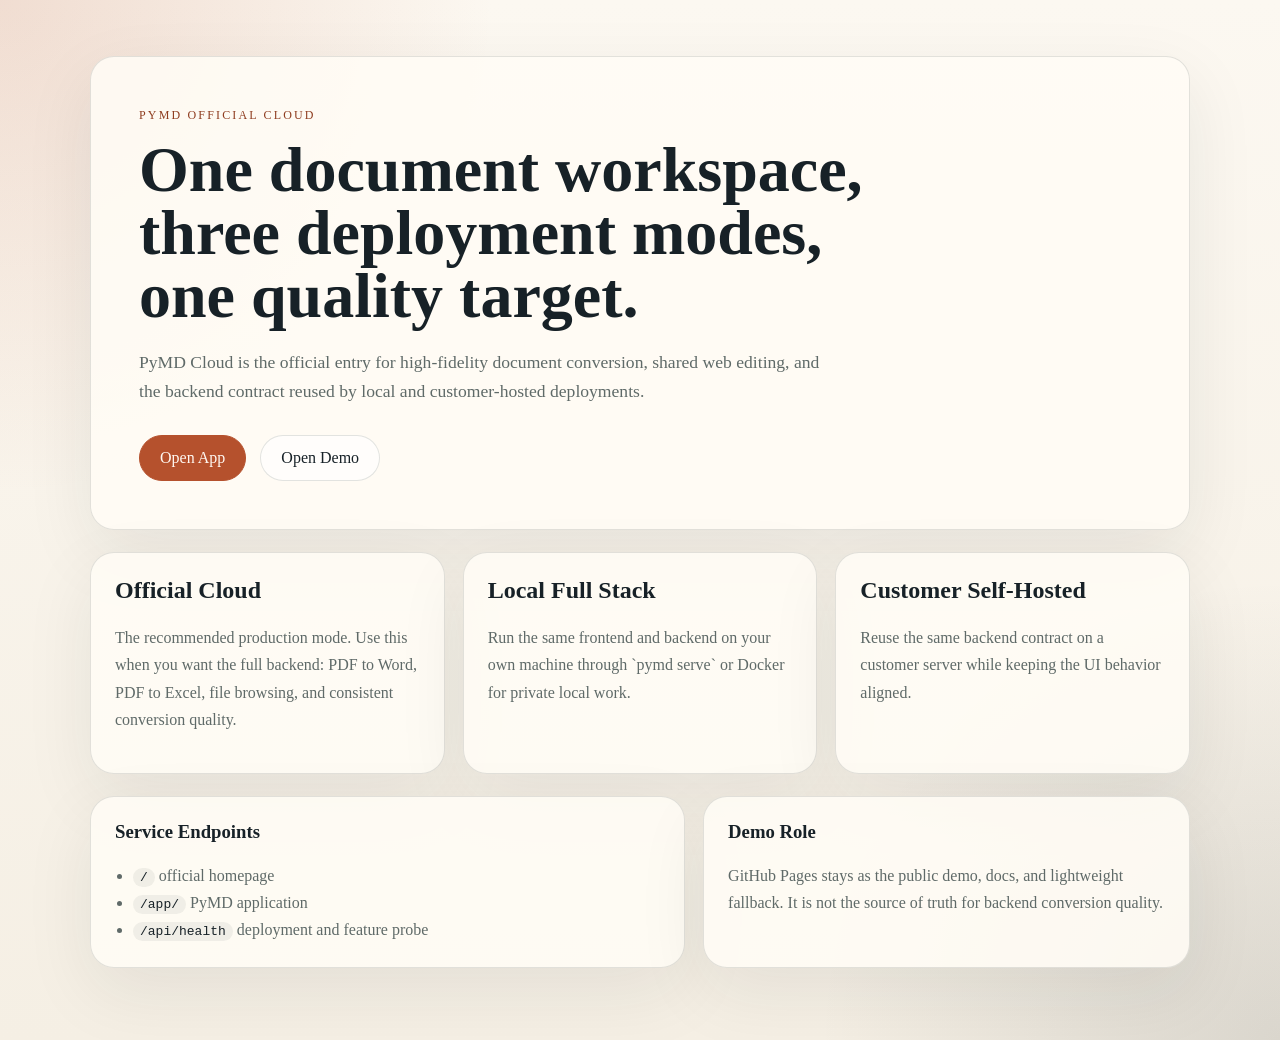
<file: deploy/dataflowxx/site/index.html>
<!DOCTYPE html>
<html lang="en">
<head>
  <meta charset="UTF-8">
  <meta name="viewport" content="width=device-width, initial-scale=1.0">
  <meta name="description" content="PyMD official cloud workspace and document conversion service">
  <title>PyMD Cloud</title>
  <link rel="stylesheet" href="site.css">
</head>
<body>
  <main class="shell">
    <section class="hero">
      <p class="eyebrow">PyMD Official Cloud</p>
      <h1>One document workspace, three deployment modes, one quality target.</h1>
      <p class="lede">
        PyMD Cloud is the official entry for high-fidelity document conversion,
        shared web editing, and the backend contract reused by local and customer-hosted deployments.
      </p>
      <div class="actions">
        <a class="btn primary" href="/app/">Open App</a>
        <a class="btn" href="https://yunquleonliu.github.io/PyMD/">Open Demo</a>
      </div>
    </section>

    <section class="grid">
      <article class="card">
        <h2>Official Cloud</h2>
        <p>
          The recommended production mode. Use this when you want the full backend:
          PDF to Word, PDF to Excel, file browsing, and consistent conversion quality.
        </p>
      </article>
      <article class="card">
        <h2>Local Full Stack</h2>
        <p>
          Run the same frontend and backend on your own machine through `pymd serve`
          or Docker for private local work.
        </p>
      </article>
      <article class="card">
        <h2>Customer Self-Hosted</h2>
        <p>
          Reuse the same backend contract on a customer server while keeping the UI behavior aligned.
        </p>
      </article>
    </section>

    <section class="info">
      <div class="info-card">
        <h3>Service Endpoints</h3>
        <ul>
          <li><code>/</code> official homepage</li>
          <li><code>/app/</code> PyMD application</li>
          <li><code>/api/health</code> deployment and feature probe</li>
        </ul>
      </div>
      <div class="info-card">
        <h3>Demo Role</h3>
        <p>
          GitHub Pages stays as the public demo, docs, and lightweight fallback.
          It is not the source of truth for backend conversion quality.
        </p>
      </div>
    </section>
  </main>
</body>
</html>
</file>
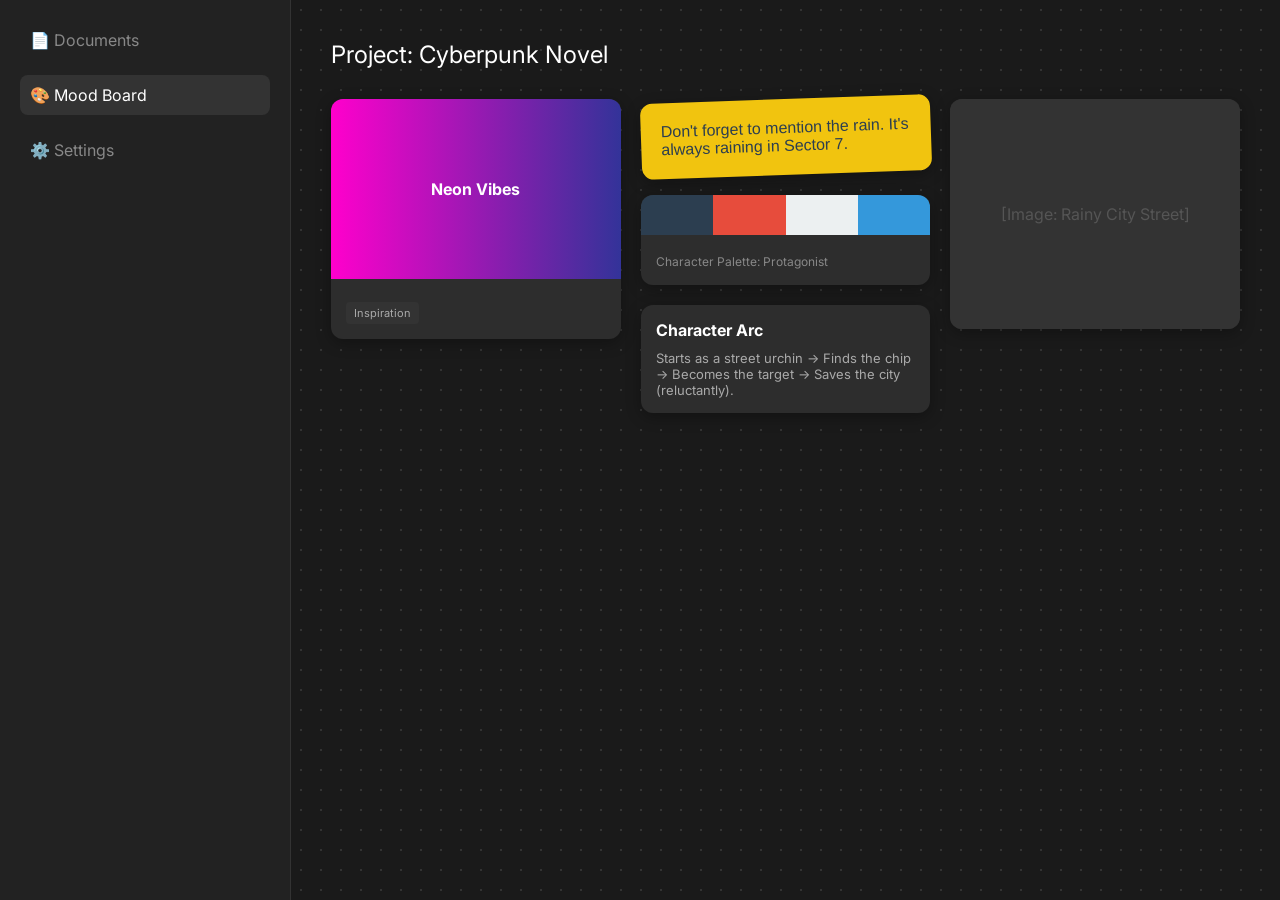
<file: prototypes/mood_board_concept.html>
<!DOCTYPE html>
<html lang="en">
<head>
    <meta charset="UTF-8">
    <meta name="viewport" content="width=device-width, initial-scale=1.0">
    <title>PyMD Mood Board Concept</title>
    <style>
        :root {
            --bg-color: #1a1a1a;
            --card-bg: #2d2d2d;
            --text-color: #e0e0e0;
        }
        body {
            font-family: 'Inter', sans-serif;
            background-color: var(--bg-color);
            color: var(--text-color);
            margin: 0;
            display: flex;
            height: 100vh;
            overflow: hidden;
        }
        .sidebar {
            width: 250px;
            background-color: #222;
            padding: 20px;
            border-right: 1px solid #333;
            display: flex;
            flex-direction: column;
            gap: 15px;
        }
        .nav-item {
            padding: 10px;
            border-radius: 8px;
            cursor: pointer;
            color: #888;
            transition: 0.2s;
        }
        .nav-item.active {
            background-color: #333;
            color: white;
        }
        .mood-board {
            flex: 1;
            padding: 40px;
            overflow-y: auto;
            background-image: radial-gradient(#333 1px, transparent 1px);
            background-size: 20px 20px;
        }
        .board-title {
            font-size: 24px;
            margin-bottom: 30px;
            color: #fff;
        }
        .masonry {
            column-count: 3;
            column-gap: 20px;
        }
        .item {
            background-color: var(--card-bg);
            border-radius: 12px;
            margin-bottom: 20px;
            break-inside: avoid;
            overflow: hidden;
            box-shadow: 0 4px 15px rgba(0,0,0,0.3);
            position: relative;
            transition: transform 0.2s;
        }
        .item:hover {
            transform: translateY(-5px);
            z-index: 10;
        }
        .item img {
            width: 100%;
            display: block;
        }
        .item-content {
            padding: 15px;
        }
        .color-palette {
            display: flex;
            height: 40px;
        }
        .color {
            flex: 1;
        }
        .sticky-note {
            background-color: #f1c40f;
            color: #2c3e50;
            padding: 20px;
            font-family: 'Comic Sans MS', cursive, sans-serif;
            transform: rotate(-2deg);
        }
        .tag {
            display: inline-block;
            background: #333;
            padding: 4px 8px;
            border-radius: 4px;
            font-size: 11px;
            margin-top: 8px;
            color: #aaa;
        }
    </style>
    <link href="https://fonts.googleapis.com/css2?family=Inter:wght@300;400;600&display=swap" rel="stylesheet">
</head>
<body>
    <div class="sidebar">
        <div class="nav-item">📄 Documents</div>
        <div class="nav-item active">🎨 Mood Board</div>
        <div class="nav-item">⚙️ Settings</div>
    </div>
    
    <div class="mood-board">
        <div class="board-title">Project: Cyberpunk Novel</div>
        
        <div class="masonry">
            <div class="item">
                <div class="item-content" style="background: linear-gradient(to right, #ff00cc, #333399); height: 150px; display: flex; align-items: center; justify-content: center; color: white; font-weight: bold;">
                    Neon Vibes
                </div>
                <div class="item-content">
                    <div class="tag">Inspiration</div>
                </div>
            </div>

            <div class="item sticky-note">
                Don't forget to mention the rain. It's always raining in Sector 7.
            </div>

            <div class="item">
                <div class="color-palette">
                    <div class="color" style="background: #2c3e50"></div>
                    <div class="color" style="background: #e74c3c"></div>
                    <div class="color" style="background: #ecf0f1"></div>
                    <div class="color" style="background: #3498db"></div>
                </div>
                <div class="item-content">
                    <span style="font-size: 12px; color: #888;">Character Palette: Protagonist</span>
                </div>
            </div>

            <div class="item">
                <div class="item-content">
                    <h4 style="margin: 0 0 10px 0; color: white;">Character Arc</h4>
                    <p style="font-size: 13px; color: #aaa; margin: 0;">Starts as a street urchin -> Finds the chip -> Becomes the target -> Saves the city (reluctantly).</p>
                </div>
            </div>
            
            <div class="item">
                 <div class="item-content" style="background: #333; height: 200px; display: flex; align-items: center; justify-content: center; color: #555;">
                    [Image: Rainy City Street]
                </div>
            </div>
        </div>
    </div>
</body>
</html>
</file>
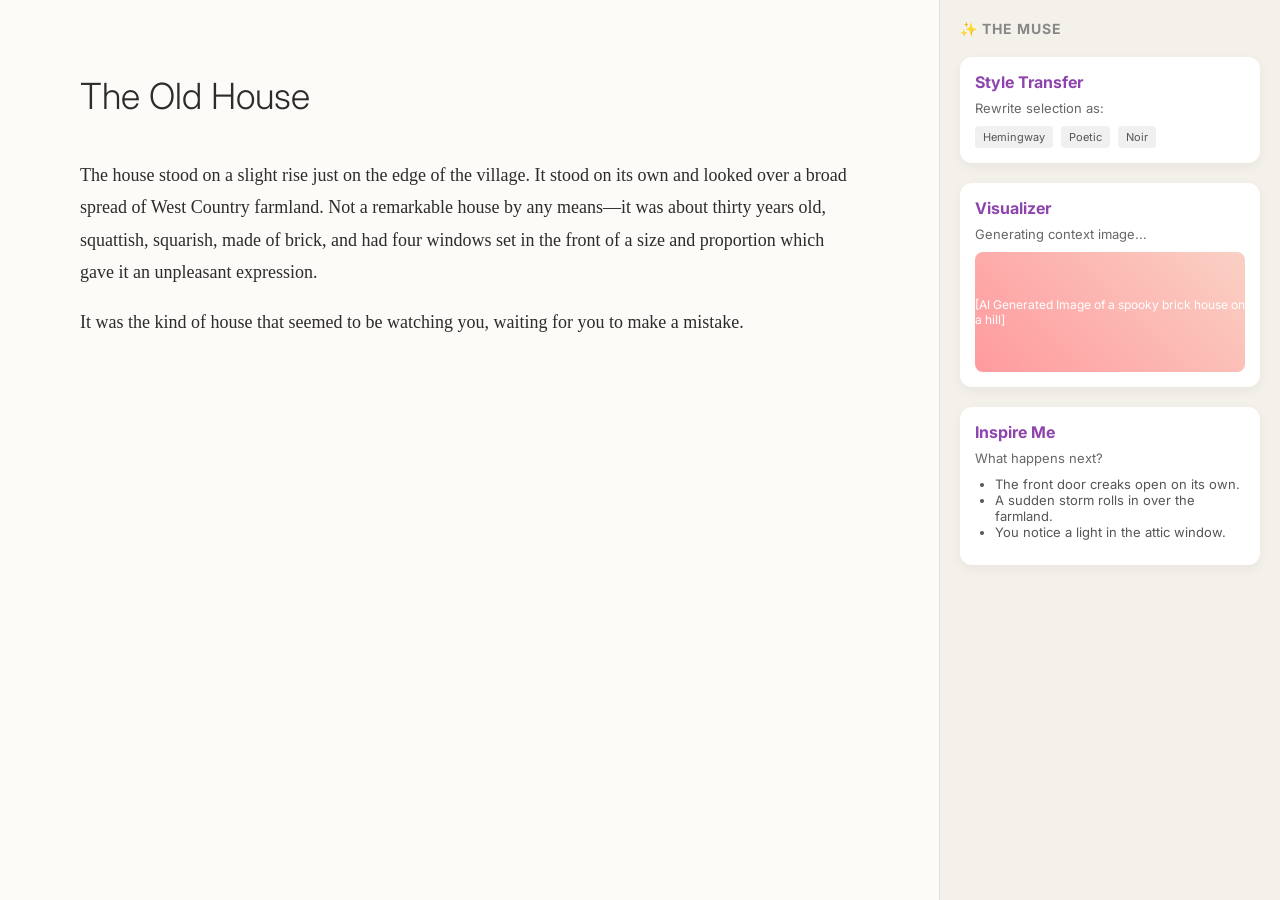
<file: prototypes/muse_concept.html>
<!DOCTYPE html>
<html lang="en">
<head>
    <meta charset="UTF-8">
    <meta name="viewport" content="width=device-width, initial-scale=1.0">
    <title>PyMD Muse Concept</title>
    <style>
        :root {
            --bg-color: #fdfbf7;
            --text-color: #2c2c2c;
            --accent-color: #8e44ad;
            --sidebar-bg: #f4f1ea;
        }
        body {
            font-family: 'Georgia', serif;
            background-color: var(--bg-color);
            color: var(--text-color);
            margin: 0;
            display: flex;
            height: 100vh;
        }
        .editor {
            flex: 1;
            padding: 40px 80px;
            font-size: 18px;
            line-height: 1.8;
            outline: none;
            overflow-y: auto;
        }
        .muse-sidebar {
            width: 300px;
            background-color: var(--sidebar-bg);
            padding: 20px;
            border-left: 1px solid #e0e0e0;
            display: flex;
            flex-direction: column;
            gap: 20px;
            font-family: 'Inter', sans-serif;
        }
        .muse-header {
            font-size: 14px;
            text-transform: uppercase;
            letter-spacing: 1px;
            color: #888;
            font-weight: bold;
            display: flex;
            align-items: center;
            gap: 8px;
        }
        .muse-card {
            background: white;
            padding: 15px;
            border-radius: 12px;
            box-shadow: 0 4px 12px rgba(0,0,0,0.05);
            transition: transform 0.2s;
            cursor: pointer;
        }
        .muse-card:hover {
            transform: translateY(-2px);
            box-shadow: 0 6px 16px rgba(0,0,0,0.08);
        }
        .muse-card h3 {
            margin: 0 0 8px 0;
            font-size: 16px;
            color: var(--accent-color);
        }
        .muse-card p {
            margin: 0;
            font-size: 13px;
            color: #666;
        }
        .style-options {
            display: flex;
            gap: 8px;
            margin-top: 10px;
        }
        .style-tag {
            background: #f0f0f0;
            padding: 4px 8px;
            border-radius: 4px;
            font-size: 11px;
            color: #555;
        }
        .visualizer-preview {
            width: 100%;
            height: 120px;
            background: linear-gradient(45deg, #ff9a9e 0%, #fad0c4 99%, #fad0c4 100%);
            border-radius: 8px;
            margin-top: 10px;
            display: flex;
            align-items: center;
            justify-content: center;
            color: white;
            font-size: 12px;
        }
        h1 { font-family: 'Inter', sans-serif; font-weight: 300; margin-bottom: 30px; }
    </style>
    <link href="https://fonts.googleapis.com/css2?family=Inter:wght@300;400;600&display=swap" rel="stylesheet">
</head>
<body>
    <div class="editor" contenteditable="true">
        <h1>The Old House</h1>
        <p>The house stood on a slight rise just on the edge of the village. It stood on its own and looked over a broad spread of West Country farmland. Not a remarkable house by any means—it was about thirty years old, squattish, squarish, made of brick, and had four windows set in the front of a size and proportion which gave it an unpleasant expression.</p>
        <p>It was the kind of house that seemed to be watching you, waiting for you to make a mistake.</p>
    </div>
    
    <div class="muse-sidebar">
        <div class="muse-header">✨ The Muse</div>
        
        <div class="muse-card">
            <h3>Style Transfer</h3>
            <p>Rewrite selection as:</p>
            <div class="style-options">
                <span class="style-tag">Hemingway</span>
                <span class="style-tag">Poetic</span>
                <span class="style-tag">Noir</span>
            </div>
        </div>

        <div class="muse-card">
            <h3>Visualizer</h3>
            <p>Generating context image...</p>
            <div class="visualizer-preview">
                [AI Generated Image of a spooky brick house on a hill]
            </div>
        </div>

        <div class="muse-card">
            <h3>Inspire Me</h3>
            <p>What happens next?</p>
            <ul style="padding-left: 20px; margin: 10px 0; font-size: 13px; color: #555;">
                <li>The front door creaks open on its own.</li>
                <li>A sudden storm rolls in over the farmland.</li>
                <li>You notice a light in the attic window.</li>
            </ul>
        </div>
    </div>
</body>
</html>
</file>
<file: deploy/dataflowxx/site/site.css>
:root {
  --bg: #f5efe4;
  --panel: rgba(255, 252, 245, 0.88);
  --ink: #172127;
  --muted: #5f6a68;
  --accent: #b5512d;
  --accent-dark: #8f3d20;
  --line: rgba(23, 33, 39, 0.12);
}

* { box-sizing: border-box; }

body {
  margin: 0;
  font-family: Georgia, "Times New Roman", serif;
  color: var(--ink);
  background:
    radial-gradient(circle at top left, rgba(181, 81, 45, 0.16), transparent 30%),
    radial-gradient(circle at bottom right, rgba(23, 33, 39, 0.12), transparent 28%),
    linear-gradient(180deg, #fcf8f1 0%, var(--bg) 100%);
}

.shell {
  width: min(1100px, calc(100% - 32px));
  margin: 0 auto;
  padding: 56px 0 72px;
}

.hero,
.card,
.info-card {
  background: var(--panel);
  border: 1px solid var(--line);
  border-radius: 24px;
  box-shadow: 0 24px 70px rgba(23, 33, 39, 0.08);
}

.hero {
  padding: 48px;
}

.eyebrow {
  margin: 0 0 14px;
  font-size: 12px;
  letter-spacing: 0.18em;
  text-transform: uppercase;
  color: var(--accent-dark);
}

h1 {
  margin: 0;
  max-width: 760px;
  font-size: clamp(2.4rem, 5vw, 4.7rem);
  line-height: 0.98;
}

.lede {
  max-width: 700px;
  margin: 20px 0 0;
  font-size: 1.1rem;
  line-height: 1.7;
  color: var(--muted);
}

.actions {
  display: flex;
  gap: 14px;
  margin-top: 28px;
  flex-wrap: wrap;
}

.btn {
  display: inline-flex;
  align-items: center;
  justify-content: center;
  padding: 13px 20px;
  border-radius: 999px;
  border: 1px solid var(--line);
  color: var(--ink);
  text-decoration: none;
  background: rgba(255, 255, 255, 0.6);
}

.btn.primary {
  background: var(--accent);
  border-color: var(--accent);
  color: #fff8f2;
}

.grid,
.info {
  display: grid;
  gap: 18px;
  margin-top: 22px;
}

.grid {
  grid-template-columns: repeat(3, minmax(0, 1fr));
}

.info {
  grid-template-columns: 1.1fr 0.9fr;
}

.card,
.info-card {
  padding: 24px;
}

h2,
h3 {
  margin-top: 0;
}

p,
li {
  line-height: 1.7;
  color: var(--muted);
}

ul {
  padding-left: 18px;
  margin-bottom: 0;
}

code {
  padding: 2px 7px;
  border-radius: 999px;
  background: rgba(23, 33, 39, 0.06);
  color: var(--ink);
}

@media (max-width: 860px) {
  .grid,
  .info {
    grid-template-columns: 1fr;
  }

  .hero {
    padding: 32px 24px;
  }
}
</file>
